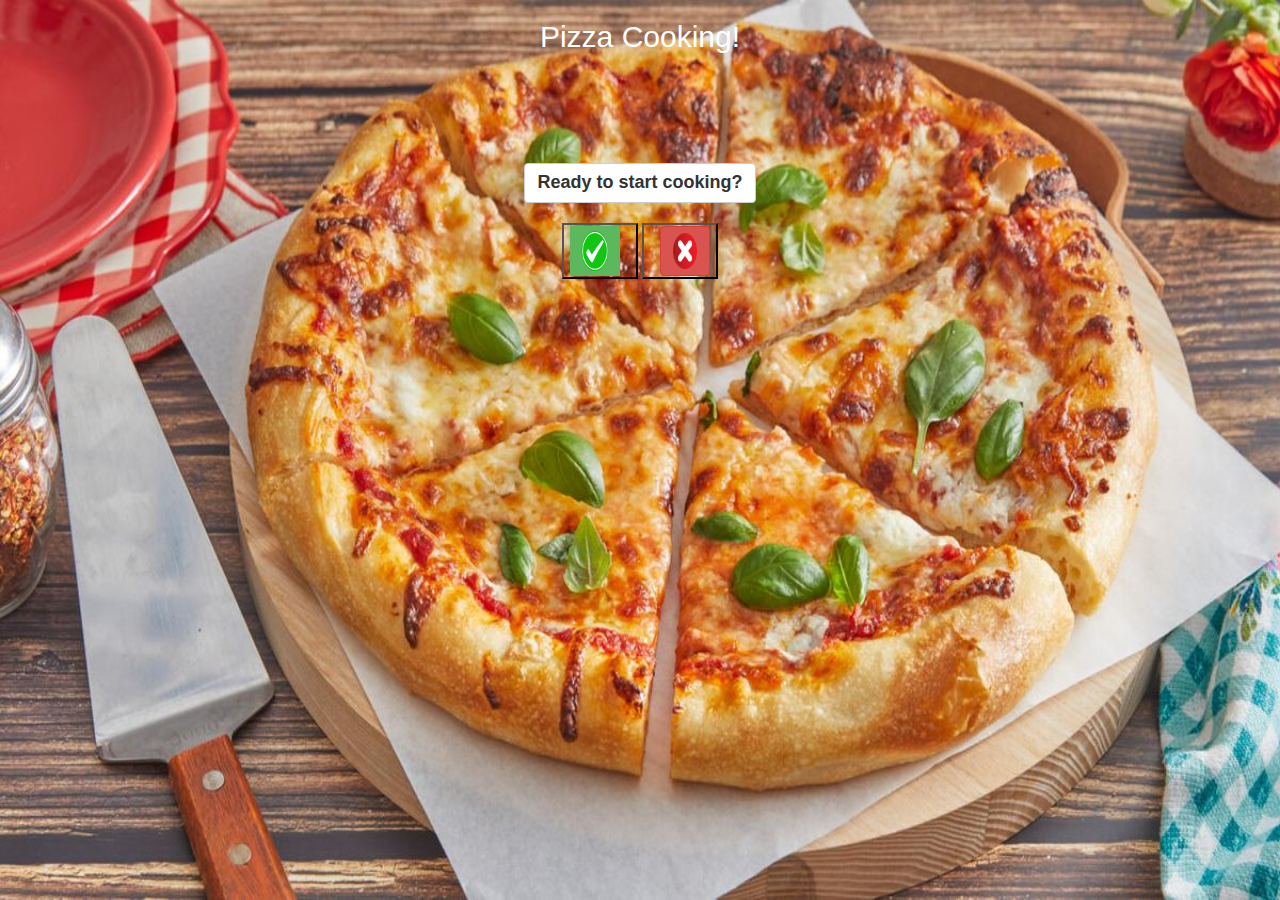
<file: index.html>
<!DOCTYPE html>
<html lang="en">
<head>
    <meta charset="UTF-8">
    <meta name="viewport" content="width=device-width, initial-scale=1.0">
    <link rel="stylesheet" href="style.css">
    <link rel="stylesheet" href="https://maxcdn.bootstrapcdn.com/bootstrap/3.4.0/css/bootstrap.min.css">
    <script src="https://ajax.googleapis.com/ajax/libs/jquery/3.4.1/jquery.min.js"></script>
    <script src="https://maxcdn.bootstrapcdn.com/bootstrap/3.4.0/js/bootstrap.min.js"></script>

    <title>Pizza Cooking!</title>

 

</head>
<body>
<center>
    
    <h2 id="title">Pizza Cooking!</h2>


   <label id="rtsc" class="btn btn-default">Ready to start cooking?</label>
<br> <br> 
   <button onclick="yes1()"><img src="tick.jpg" id="yes1" class="btn-success"></button>
   <button><img src="X.png" id="no1" class="btn btn-danger"></button>
</center>   
</body>
<script src="main.js"></script>
</html>
</file>
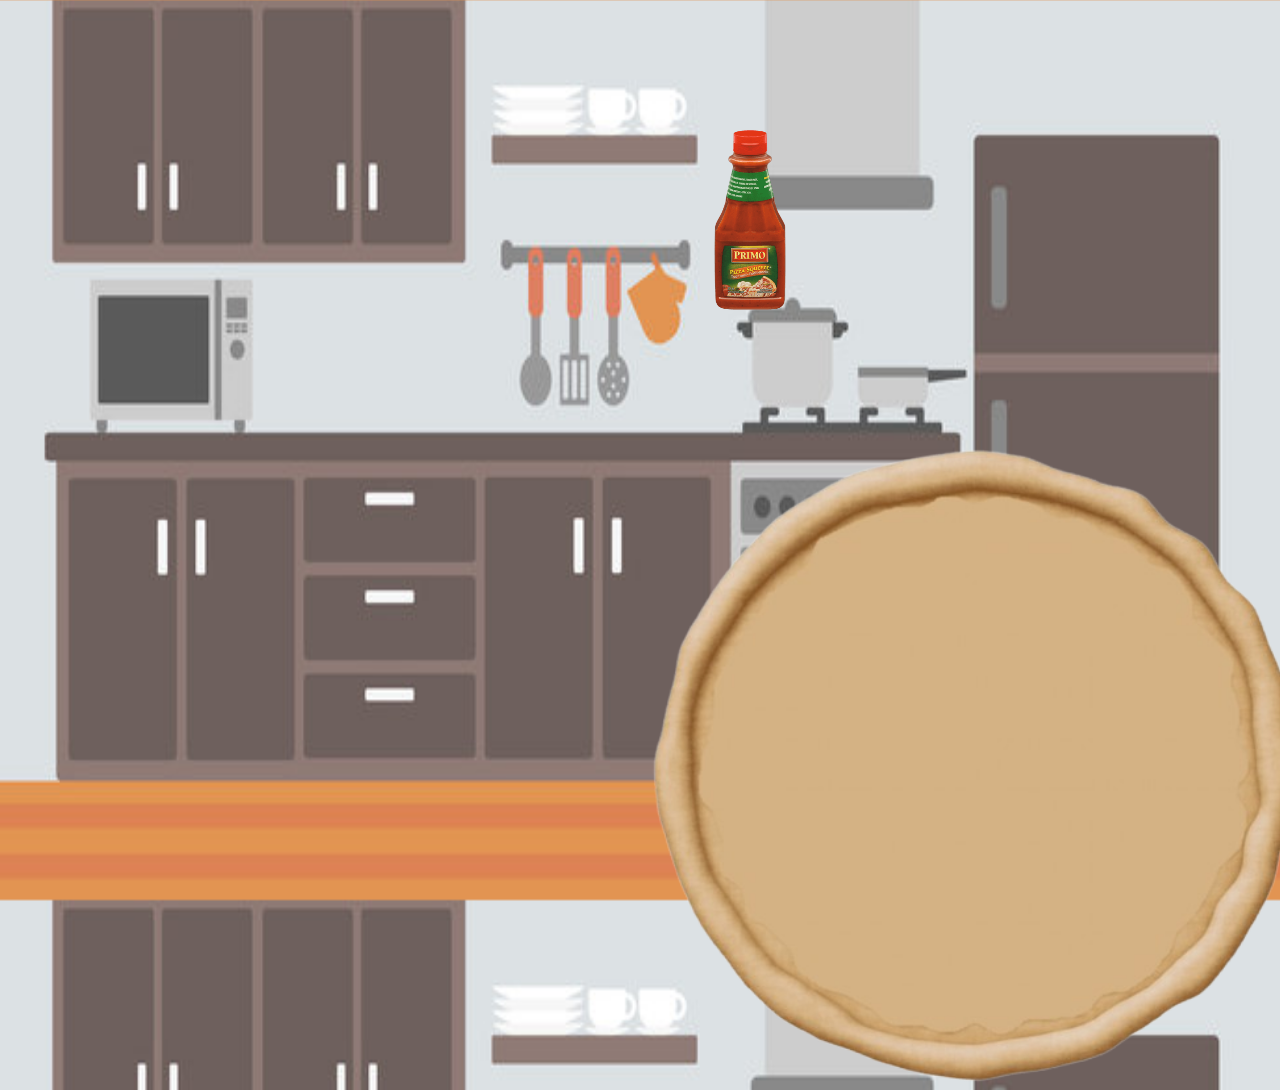
<file: kitchen.html>
<!DOCTYPE html>
<html lang="en">
<head>
    <meta charset="UTF-8">
    <meta name="viewport" content="width=device-width, initial-scale=1.0">
   
    <link rel="stylesheet" href="https://maxcdn.bootstrapcdn.com/bootstrap/3.4.0/css/bootstrap.min.css">
    <script src="https://ajax.googleapis.com/ajax/libs/jquery/3.4.1/jquery.min.js"></script>
    <script src="https://maxcdn.bootstrapcdn.com/bootstrap/3.4.0/js/bootstrap.min.js"></script> 
    <link rel="stylesheet" href="kitchen.css">

    <title>The Kitchen</title>
</head>
<body>
    
<div><img src="pizzasauce.png" id="pizzasauce"></div>

<img src="pizzadough-removebg-preview.png">



</body>
</html>
</file>
<file: style.css>
body{
    background-image:url("classic\ cheese\ pizza.jpg"); 
    background-size: 100vw 100vh;
}

#title{
    color: rgb(255, 255, 255);
    stroke: #000000 ;
   
}

#rtsc{
   margin-top: 100px;
   font-size: large;
   font-family: 'Franklin Gothic Medium', 'Arial Narrow', Arial, sans-serif;
   font-weight: bold
   
}

#yes1{
    width: 50px;
    height: 50px;
    margin-right: 10px;
}

#no1{
    width: 50px;
    height: 50px;
    margin-left: 10px;
}

button{
    background-color: transparent;
}
</file>
<file: kitchen.css>
body{
    background-image:url(cartoon-KITCHE.jpg); 
    background-size: 100vw 100vh;
}

img{
  margin-top: 120px;
  margin-left: 650px;
  width:  650px;
  height: 650px;
 
}



#pizzasauce{
 
    width:200px;
    height:200px;
   

}
</file>
